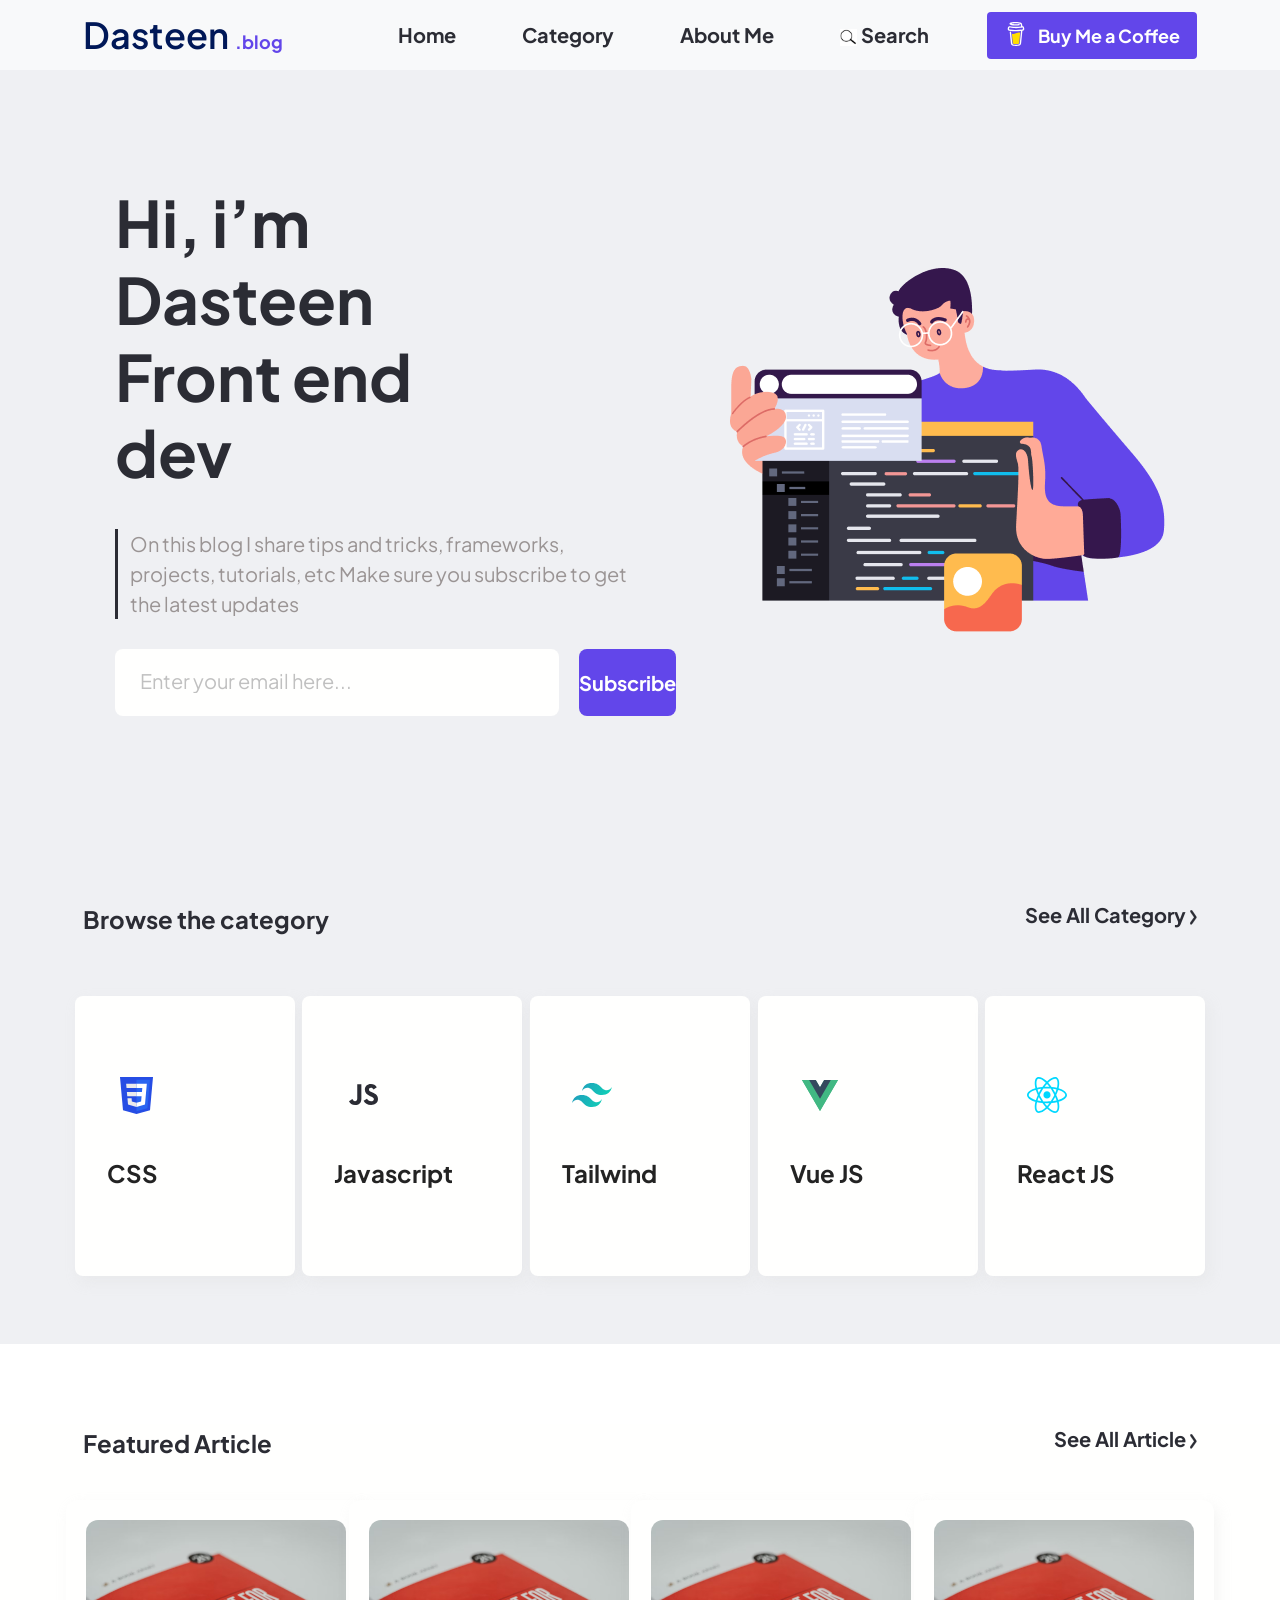
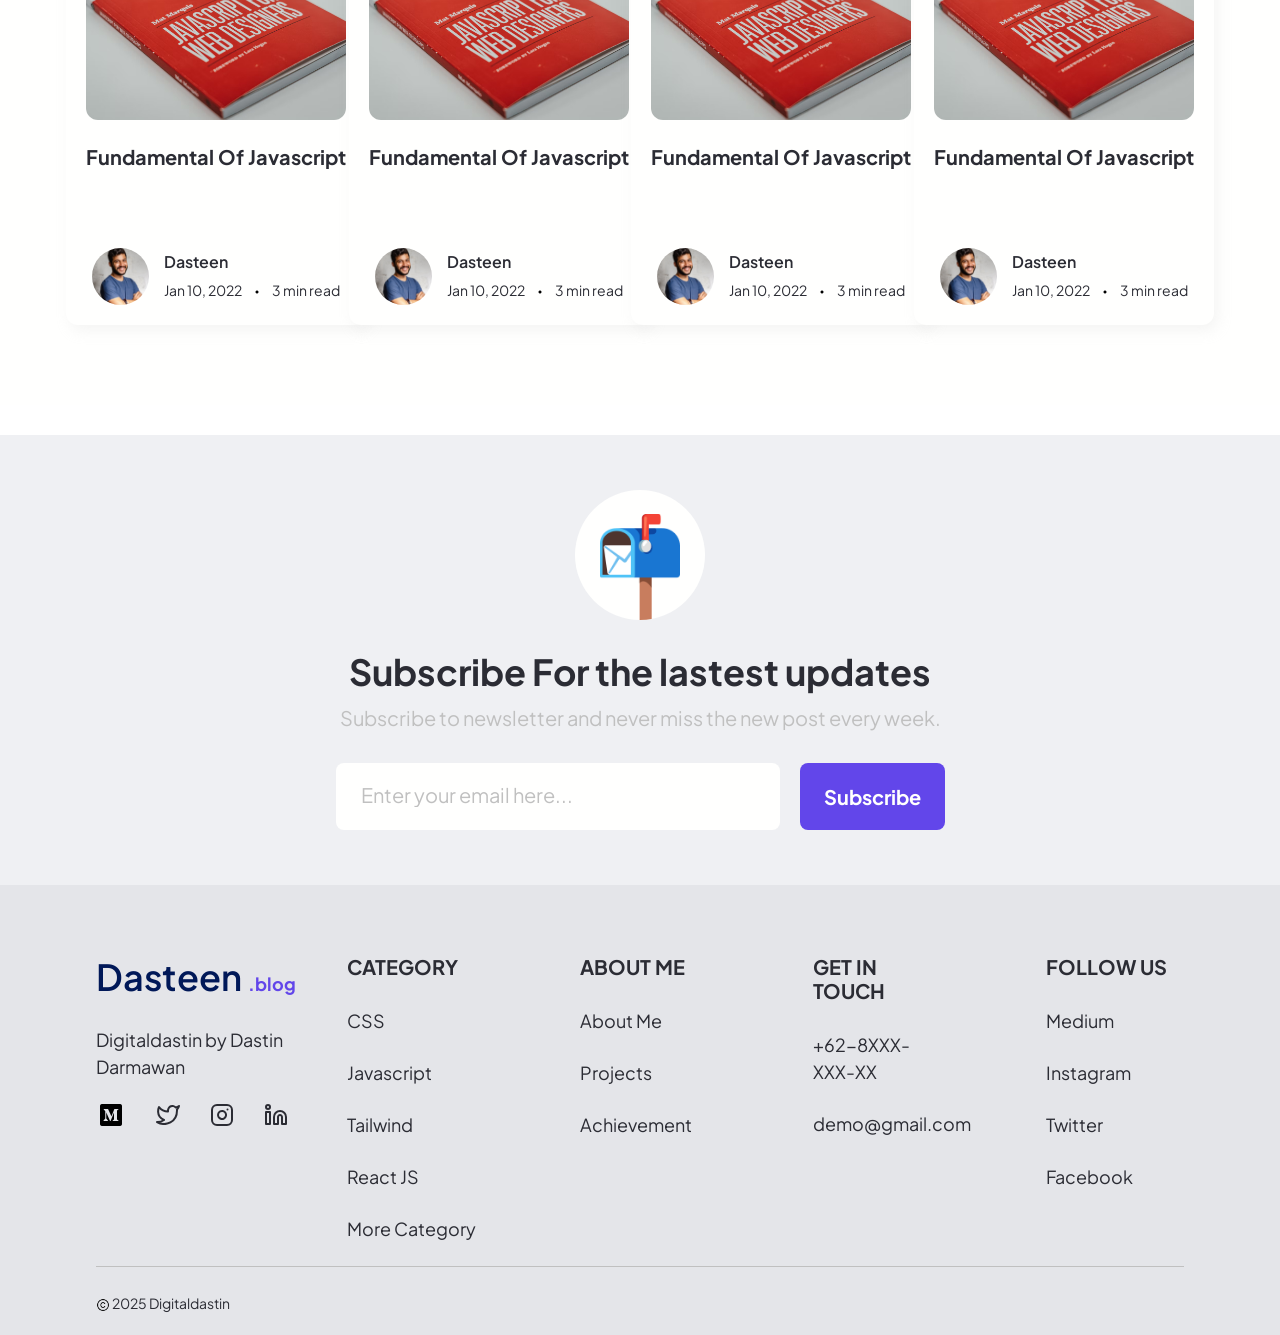
<file: index.html>
<!doctype html>
<html lang="en">
<head>
    <meta charset="UTF-8">
    <meta name="viewport"
          content="width=device-width, user-scalable=no, initial-scale=1.0, maximum-scale=1.0, minimum-scale=1.0">
    <meta http-equiv="X-UA-Compatible" content="ie=edge">
    <title>Dasteen Blog</title>
    <link rel="stylesheet" href="styles/reset.css">
    <link rel="stylesheet" href="styles/style_main.css">
    <link rel="stylesheet" href="styles/style_769-1279.css">
    <link rel="stylesheet" href="styles/style_481-768.css">
    <link rel="stylesheet" href="styles/style_0-480.css">
    <link rel="apple-touch-icon" sizes="180x180" href="favicon/apple-touch-icon.png">
    <link rel="icon" type="image/png" sizes="32x32" href="favicon/favicon-32x32.png">
    <link rel="icon" type="image/png" sizes="16x16" href="favicon/favicon-16x16.png">
    <link rel="manifest" href="favicon/site.webmanifest">
    <link rel="preconnect" href="https://fonts.googleapis.com">
    <link rel="preconnect" href="https://fonts.gstatic.com" crossorigin>
    <link href="https://fonts.googleapis.com/css2?family=Plus+Jakarta+Sans:ital,wght@0,200..800;1,200..800&display=swap" rel="stylesheet">
    <link href="https://cdn.jsdelivr.net/npm/bootstrap@5.0.2/dist/css/bootstrap.min.css" rel="stylesheet"
          integrity="sha384-EVSTQN3/azprG1Anm3QDgpJLIm9Nao0Yz1ztcQTwFspd3yD65VohhpuuCOmLASjC" crossorigin="anonymous">
</head>
<body>
<header>
    <nav class="navbar navbar-expand-lg navbar-light bg-light">
        <div class="container-fluid" id="navbarContainer">
            <a class="dasteen" href="#">Dasteen <span>.blog</span></a>
            <button class="navbar-toggler" type="button" data-bs-toggle="collapse" data-bs-target="#navbarSupportedContent" aria-controls="navbarSupportedContent"
                    aria-expanded="false" aria-label="Toggle navigation">
                <span class="navbar-toggler-icon"></span>
            </button>
            <div class="collapse navbar-collapse" id="navbarSupportedContent">
                <input type="checkbox" id="search-toggle">
                <ul class="navbar-nav me-auto mb-2 mb-lg-0">
                    <li class="nav-item">
                        <a class="nav-link active" aria-current="page" href="#">Home</a>
                    </li>
                    <li class="nav-item dropdown">
                        <a class="nav-link dropdown-toggle" href="#" id="navbarDropdown" role="button" data-bs-toggle="dropdown" aria-expanded="false">
                            Category
                        </a>
                        <ul class="dropdown-menu" aria-labelledby="navbarDropdown">
                            <li><a class="dropdown-item" href="#">Action</a></li>
                            <li><a class="dropdown-item" href="#">Another action</a></li>
                            <li>
                                <hr class="dropdown-divider">
                            </li>
                            <li><a class="dropdown-item" href="#">Something else here</a></li>
                        </ul>
                    </li>
                    <li class="nav-item">
                        <a class="nav-link disabled" href="#" tabindex="-1" aria-disabled="true">About Me</a>
                    </li>
                    <li class="nav-item">
                        <label for="search-toggle" class="nav-link search-btn">
                            <img src="images/icons8-search.gif" alt="search"> Search
                        </label>
                    </li>
                </ul>
                <div class="search-panel">
                    <label><input type="text" placeholder="Search..."></label>
                </div>
                <!--<form class="d-flex">
                    <input class="form-control me-2" type="search" placeholder="Search" aria-label="Search">
                </form>-->
                <form class="d-flex">
                    <button class="btn-outline-success" id="myButton" type="submit">
                        <svg xmlns="http://www.w3.org/2000/svg" width="24" height="24" viewBox="0 0 24 24" fill="none">
                            <path d="M20.2161 6.41496L20.0841 5.74896C19.9651 5.15096 19.6961 4.58596 19.0831 4.36996C18.8861 4.30096 18.6631 4.27196 18.5131 4.12896C18.3611 3.98596 18.3171 3.76296 18.2821 3.55696C18.2171 3.17896 18.1571 2.80096 18.0901 2.42396C18.0331 2.09896 17.9881 1.73396 17.8401 1.43696C17.6451 1.03696 17.2431 0.802961 16.8441 0.648961C16.6393 0.57239 16.4303 0.507617 16.2181 0.454961C15.2181 0.191961 14.1681 0.0949609 13.1411 0.0389609C11.9078 -0.0288453 10.6713 -0.00812547 9.44105 0.100961C8.52605 0.183961 7.56105 0.284961 6.69105 0.600961C6.37305 0.716961 6.04505 0.856961 5.80305 1.10196C5.50605 1.40396 5.41005 1.87196 5.62605 2.24796C5.78005 2.51496 6.04105 2.70396 6.31805 2.82796C6.67805 2.98996 7.05505 3.11196 7.44105 3.19396C8.51605 3.43196 9.63005 3.52496 10.7281 3.56396C11.9461 3.61396 13.1651 3.57396 14.3781 3.44596C14.6771 3.41296 14.9761 3.37296 15.2741 3.32696C15.6261 3.27296 15.8521 2.81396 15.7481 2.49296C15.6241 2.10996 15.2911 1.96196 14.9141 2.01996C14.4481 2.09396 13.9541 2.12796 13.5321 2.16596C12.3551 2.24596 11.1741 2.24796 9.99605 2.17196C9.60952 2.14638 9.22372 2.1107 8.83905 2.06496C8.75305 2.05496 8.65905 2.03996 8.58105 2.02896C8.33805 1.99296 8.09705 1.94896 7.85705 1.89896C7.74605 1.87196 7.74605 1.71396 7.85705 1.68696H7.86205C8.13905 1.62696 8.41905 1.57896 8.70005 1.53996H8.70205C8.83305 1.53096 8.96505 1.50796 9.09605 1.49196C10.234 1.37386 11.3787 1.33376 12.5221 1.37196C13.1961 1.39096 13.8691 1.43896 14.5391 1.51596L14.7671 1.54696C15.0341 1.58696 15.3001 1.63496 15.5651 1.69196C15.9571 1.77696 16.4601 1.80496 16.6351 2.23396C16.6901 2.37096 16.7151 2.52196 16.7461 2.66496L17.0651 4.14896C17.0718 4.18078 17.072 4.21365 17.0655 4.24553C17.059 4.27741 17.046 4.30761 17.0273 4.33425C17.0087 4.36089 16.9847 4.3834 16.957 4.40038C16.9292 4.41737 16.8983 4.42846 16.8661 4.43296H16.8631C16.8261 4.43896 16.7881 4.44296 16.7511 4.44796C15.1781 4.64865 13.5938 4.74719 12.0081 4.74296C10.4369 4.74134 8.86736 4.6398 7.30905 4.43896C7.16905 4.42196 7.01605 4.39696 6.89205 4.37896C6.56605 4.33096 6.24305 4.27096 5.91905 4.21796C5.52605 4.15296 5.15105 4.18596 4.79605 4.37896C4.50605 4.53896 4.26905 4.78296 4.12105 5.07996C3.96705 5.39596 3.92205 5.73996 3.85405 6.07996C3.78505 6.41996 3.67805 6.78696 3.71905 7.13596C3.80605 7.88896 4.33205 8.50096 5.08905 8.63796C8.83252 9.30602 12.6526 9.43265 16.4321 9.01396C16.5039 9.00579 16.5766 9.01384 16.6449 9.03751C16.7131 9.06118 16.7752 9.09987 16.8266 9.15073C16.8779 9.20159 16.9172 9.26333 16.9415 9.33138C16.9658 9.39944 16.9745 9.47208 16.9671 9.54396L16.8961 10.241L15.8781 20.148C15.8371 20.558 15.8311 20.98 15.7531 21.385C15.6311 22.022 15.2001 22.413 14.5711 22.556C13.9941 22.687 13.4061 22.756 12.8151 22.761C12.1591 22.765 11.5051 22.736 10.8491 22.739C10.1501 22.743 9.29305 22.679 8.75405 22.159C8.27905 21.701 8.21405 20.985 8.14905 20.366L7.41805 13.353L7.09605 10.259C7.05905 9.90796 6.81005 9.56396 6.41805 9.58096C6.08205 9.59596 5.70005 9.88096 5.74005 10.26L5.96805 12.445L6.91705 21.557C7.06405 22.901 8.09105 23.625 9.36305 23.829C10.1051 23.949 10.8661 23.973 11.6201 23.985C12.5861 24.001 13.5621 24.038 14.5121 23.863C15.9201 23.605 16.9771 22.665 17.1281 21.206C17.4681 17.874 17.8111 14.543 18.1521 11.211L18.3671 9.12396C18.3776 9.02047 18.4213 8.92315 18.4915 8.84641C18.5618 8.76968 18.6549 8.71762 18.7571 8.69796C19.1591 8.61996 19.5441 8.48596 19.8311 8.17996C20.2861 7.69196 20.3771 7.05696 20.2161 6.41496ZM18.7381 7.18696C18.5931 7.32396 18.3751 7.38796 18.1601 7.41996C15.7441 7.77896 13.2941 7.95996 10.8521 7.87996C9.10405 7.81996 7.37505 7.62596 5.64505 7.38196C5.47505 7.35796 5.29205 7.32696 5.17505 7.20196C4.95505 6.96596 5.06405 6.49196 5.12105 6.20696C5.17305 5.94696 5.27305 5.59796 5.58405 5.56096C6.06805 5.50396 6.63005 5.70896 7.11005 5.78096C7.68705 5.86896 8.26605 5.93996 8.84705 5.99296C11.3271 6.21896 13.8491 6.18296 16.3191 5.85296C16.7691 5.79296 17.2181 5.72296 17.6641 5.64296C18.0631 5.57096 18.5041 5.43696 18.7441 5.84896C18.9101 6.12996 18.9321 6.50596 18.9061 6.82296C18.8982 6.9614 18.8377 7.0916 18.7371 7.18696H18.7381Z"
                                  fill="#FFFFFE"/>
                            <path d="M9.47012 11.8751C10.7391 11.8751 11.7171 11.4571 12.5791 11.0871C13.3481 10.7581 14.0131 10.4741 14.8391 10.4741C15.2901 10.4783 15.737 10.5588 16.1611 10.7121L15.2211 20.6621C15.1561 21.4421 14.5051 22.0421 13.7221 22.0421C13.7221 22.0421 12.3831 22.1071 11.9361 22.1071C11.5211 22.1071 10.2781 22.0421 10.2781 22.0421C9.49512 22.0421 8.84312 21.4421 8.77812 20.6621L7.90112 11.6581C8.41195 11.8008 8.93973 11.8738 9.47012 11.8751Z"
                                  fill="#FFDD00"/>
                        </svg>
                        Buy Me a Coffee
                    </button>
                </form>
            </div>
        </div>
    </nav>
</header>
<main>
    <div class="wrapper_dusteen">
        <div class="main_info">
            <h1>Hi, i’m Dasteen Front end dev</h1>
            <p>On this blog I share tips and tricks, frameworks, projects, tutorials, etc
                Make sure you subscribe to get the latest updates</p>
            <form class="email_subscribe">
                <label for="email"><input type="email" name="email" id="email" placeholder="Enter your email here..."></label>
                <input type="submit" value="Subscribe">
            </form>
        </div>
        <img src="images/Group.png" alt="devops">
    </div>
    <div class="categories">
        <div class="browse_category">
            <h3>Browse the category</h3>
            <p>See All Category
                <svg xmlns="http://www.w3.org/2000/svg" width="7" height="15" viewBox="0 0 7 15" fill="none">
                    <path d="M1.42694 0.156494C1.56761 0.173496 1.70287 0.223983 1.82343 0.303955C1.94256 0.383035 2.04476 0.489022 2.12518 0.613525L6.22968 6.59888L6.28046 6.67798C6.39149 6.86777 6.45036 7.09115 6.45038 7.3186C6.45038 7.57849 6.3734 7.83303 6.22968 8.03833L6.2287 8.03931L1.97968 14.0256C1.88143 14.1648 1.75447 14.2775 1.60858 14.3518C1.46578 14.4244 1.30917 14.4567 1.15155 14.4475C0.910764 14.448 0.681764 14.3498 0.503113 14.176C0.402713 14.0783 0.320345 13.9597 0.260925 13.8274C0.201563 13.6952 0.166046 13.5508 0.15448 13.4036C0.142959 13.2563 0.156013 13.1078 0.193542 12.9661C0.231052 12.8244 0.291913 12.6915 0.374207 12.5754L0.375183 12.5745L4.12128 7.31177L0.508972 2.04028V2.03931C0.428175 1.92213 0.368065 1.78878 0.332214 1.64673C0.296233 1.50412 0.284677 1.35467 0.298035 1.20728C0.311406 1.06001 0.350176 0.91684 0.411316 0.7854C0.472519 0.653884 0.555496 0.535837 0.65741 0.439697C0.758778 0.336303 0.878471 0.256702 1.00995 0.207275C1.1437 0.15705 1.28613 0.139511 1.42694 0.156494Z"
                          fill="#2B2C34" stroke="#2B2C34" stroke-width="0.3"/>
                </svg>
            </p>
        </div>
        <div class="AllCategory">
            <div class="catg">
                <div class="catg_white_block">
                    <svg xmlns="http://www.w3.org/2000/svg" width="33" height="37" viewBox="0 0 33 37" fill="none">
                        <path d="M16.4798 37L3.00326 33.3013L0 0H33L29.9936 33.2962L16.4798 37Z" fill="#264DE4"/>
                        <path d="M27.4198 31.1759L29.9889 2.72278H16.5V34.1688L27.4198 31.1759Z" fill="#2965F1"/>
                        <path d="M6.88492 15.0739L7.25514 19.1581H16.5001V15.0739H6.88492ZM6.14087 6.80725L6.51639 10.8915H16.5001V6.80725H6.14087ZM16.5001 25.6812L16.482 25.6859L11.881 24.4577L11.5869 21.2003H7.43973L8.01847 27.6133L16.4811 29.9357L16.5001 29.9306V25.6812Z"
                              fill="#EBEBEB"/>
                        <path d="M26.0887 15.0739L26.8345 6.80725H16.4857V10.8915H22.307L21.9311 15.0739H16.4857V19.1581H21.5729L21.0933 24.4552L16.4856 25.6846V29.9338L24.9549 27.6133L25.017 26.9232L25.988 16.1706L26.0887 15.0739Z"
                              fill="white"/>
                    </svg>
                </div>
                <p>CSS</p>
            </div>
            <div class="catg">
                <div class="catg_white_block">
                    <svg xmlns="http://www.w3.org/2000/svg" width="60" height="60" viewBox="0 0 60 60" fill="none">
                        <rect width="60" height="60" rx="7.45763" fill="#FFFFFE"/>
                        <path d="M15.0002 36.1433L18.3667 34.0646C19.0162 35.2395 19.607 36.2336 21.0243 36.2336C22.3827 36.2336 23.2394 35.6915 23.2394 33.5827V19.2413H27.3735V33.6423C27.3735 38.0109 24.8635 39.9995 21.2014 39.9995C17.8942 39.9995 15.9745 38.252 15 36.143L15.0002 36.1433ZM29.619 35.6913L32.9851 33.7029C33.8714 35.1794 35.0231 36.264 37.0605 36.264C38.7736 36.264 39.8659 35.3901 39.8659 34.1849C39.8659 32.7388 38.7437 32.2265 36.8538 31.3832L35.8204 30.9308C32.8377 29.6357 30.8592 28.0087 30.8592 24.574C30.8592 21.4104 33.2216 19 36.913 19C39.5413 19 41.4312 19.9341 42.7895 22.3745L39.5705 24.4837C38.8616 23.1882 38.0941 22.6761 36.9129 22.6761C35.702 22.6761 34.9342 23.4594 34.9342 24.4837C34.9342 25.749 35.702 26.2615 37.4738 27.0449L38.5073 27.4967C42.0215 29.0335 44 30.6 44 34.1248C44 37.9213 41.0765 40 37.149 40C33.3101 40 30.8295 38.1321 29.6188 35.6915"
                              fill="#2B2C34"/>
                    </svg>
                </div>
                <p>Javascript</p>
            </div>
            <div class="catg">
                <div class="catg_white_block">
                    <svg xmlns="http://www.w3.org/2000/svg" width="40" height="24" viewBox="0 0 40 24" fill="none">
                        <g clip-path="url(#clip0_20568_294)">
                            <path d="M20 0C14.6667 0 11.3333 2.65979 10 7.97922C12 5.31943 14.3333 4.32203 17 4.98701C18.5214 5.36634 19.6089 6.46738 20.8127 7.68592C22.7736 9.67122 25.043 11.9688 30 11.9688C35.3333 11.9688 38.6667 9.30904 40 3.98961C38 6.6494 35.6667 7.6468 33 6.98182C31.4786 6.60249 30.3911 5.50145 29.1873 4.28291C27.2264 2.29761 24.957 0 20 0ZM10 11.9688C4.66672 11.9688 1.33328 14.6286 0 19.9481C2 17.2883 4.33328 16.2909 7 16.9558C8.52141 17.3352 9.60891 18.4362 10.8127 19.6548C12.7736 21.6401 15.043 23.9377 20 23.9377C25.3333 23.9377 28.6667 21.2779 30 15.9584C28 18.6182 25.6667 19.6156 23 18.9506C21.4786 18.5713 20.3911 17.4703 19.1873 16.2517C17.2264 14.2664 14.957 11.9688 10 11.9688Z"
                                  fill="url(#paint0_linear_20568_294)"/>
                        </g>
                        <defs>
                            <linearGradient id="paint0_linear_20568_294" x1="-1.1112" y1="7.66005" x2="33.3904" y2="27.6049" gradientUnits="userSpaceOnUse">
                                <stop stop-color="#2298BD" offset=""/>
                                <stop offset="1" stop-color="#0ED7B5"/>
                            </linearGradient>
                            <clipPath id="clip0_20568_294">
                                <rect width="40" height="24" fill="white"/>
                            </clipPath>
                        </defs>
                    </svg>
                </div>
                <p>Tailwind</p>
            </div>
            <div class="catg">
                <div class="catg_white_block">
                    <svg xmlns="http://www.w3.org/2000/svg" width="36" height="31" viewBox="0 0 36 31" fill="none">
                        <path d="M28.8 0H36L18 30.9719L0 0H13.77L18 7.1819L22.14 0H28.8Z" fill="#41B883"/>
                        <path d="M0 0L18 30.9719L36 0H28.8L18 18.5832L7.11 0H0Z" fill="#41B883"/>
                        <path d="M7.11011 0L18.0001 18.6729L28.8001 0H22.1401L18.0001 7.1819L13.7701 0H7.11011Z" fill="#35495E"/>
                    </svg>
                </div>
                <p>Vue JS</p>
            </div>
            <div class="catg">
                <div class="catg_white_block">
                    <svg xmlns="http://www.w3.org/2000/svg" width="40" height="36" viewBox="0 0 40 36" fill="none">
                        <g clip-path="url(#clip0_20568_360)">
                            <path d="M32.888 11.6565C32.4623 11.5089 32.033 11.3722 31.6005 11.2465C31.6731 10.9465 31.74 10.6501 31.7994 10.3589C32.7741 5.57773 32.1369 1.72588 29.9605 0.457674C27.8737 -0.758116 24.4611 0.509621 21.0145 3.54073C20.6749 3.83999 20.3427 4.14788 20.0184 4.4641C19.8013 4.25382 19.5804 4.04763 19.3558 3.84562C15.7436 0.604674 12.123 -0.761274 9.94891 0.510568C7.86406 1.73015 7.24672 5.35115 8.12422 9.88241C8.21152 10.3312 8.31009 10.7776 8.41984 11.2214C7.90734 11.3685 7.41281 11.5251 6.93953 11.6919C2.70453 13.184 0 15.5223 0 17.9477C0 20.4527 2.90344 22.9653 7.31437 24.4888C7.67198 24.6118 8.03256 24.7258 8.39578 24.8306C8.27782 25.3085 8.17309 25.7897 8.08172 26.2735C7.24516 30.7261 7.89844 34.2615 9.97766 35.4734C12.1252 36.7248 15.7295 35.4386 19.2391 32.3384C19.5236 32.0863 19.802 31.8271 20.0737 31.561C20.4249 31.9035 20.7855 32.2359 21.155 32.558C24.5547 35.5141 27.9122 36.7078 29.9894 35.4926C32.1348 34.2375 32.8322 30.4395 31.9269 25.8187C31.8556 25.4567 31.7756 25.0965 31.687 24.7384C31.9402 24.6626 32.1886 24.5846 32.4308 24.5035C37.0164 22.9683 40 20.4862 40 17.9477C40 15.5134 37.2081 13.1594 32.888 11.6565ZM31.8934 22.8645C31.6747 22.9376 31.4503 23.0082 31.2216 23.0769C30.7153 21.4574 30.0322 19.7354 29.1961 17.956C29.9939 16.2192 30.6508 14.5191 31.1428 12.9102C31.552 13.0299 31.9491 13.156 32.3319 13.2891C36.0334 14.5769 38.2912 16.4807 38.2912 17.9477C38.2912 19.5102 35.8528 21.5387 31.8934 22.8645ZM30.2506 26.1541C30.6509 28.1973 30.708 30.0446 30.4428 31.4889C30.2047 32.7866 29.7256 33.6517 29.1331 33.9983C27.8727 34.7357 25.1769 33.7773 22.2695 31.249C21.9258 30.9496 21.5904 30.6405 21.2638 30.3222C22.3909 29.0766 23.5173 27.6285 24.6167 26.0202C26.5505 25.8468 28.3773 25.5633 30.0341 25.1763C30.1139 25.5004 30.1861 25.8265 30.2506 26.1541ZM13.6369 33.8709C12.4053 34.3103 11.4244 34.3229 10.8314 33.9775C9.56969 33.2422 9.04516 30.4034 9.76062 26.5956C9.84567 26.1456 9.94306 25.6981 10.0527 25.2536C11.6911 25.6199 13.5047 25.8833 15.443 26.0422C16.5498 27.6159 17.7087 29.0624 18.8767 30.329C18.6285 30.5717 18.3744 30.8082 18.1147 31.0383C16.5627 32.4091 15.0075 33.3817 13.6369 33.8709ZM7.86719 22.8549C5.91672 22.1812 4.30594 21.3056 3.20188 20.3502C2.20969 19.4917 1.70891 18.6393 1.70891 17.9477C1.70891 16.4758 3.88031 14.5984 7.50203 13.3225C7.94156 13.1677 8.40156 13.0217 8.87891 12.8846C9.37953 14.5299 10.0361 16.2501 10.8284 17.9897C10.0258 19.7549 9.35984 21.5027 8.85437 23.1674C8.52283 23.0714 8.19367 22.9672 7.86719 22.8549ZM9.80125 9.55067C9.04953 5.66852 9.54875 2.74004 10.8052 2.00504C12.1433 1.2222 15.1023 2.33836 18.2212 5.13688C18.4246 5.31979 18.6247 5.5064 18.8214 5.69662C17.6592 6.95773 16.5109 8.39346 15.4139 9.95789C13.5327 10.1341 11.7319 10.417 10.0763 10.7961C9.97425 10.3834 9.88255 9.96821 9.80125 9.55083V9.55067ZM27.0555 13.8561C26.6644 13.1736 26.2589 12.4996 25.8391 11.8346C27.1153 11.9977 28.3381 12.2142 29.4864 12.4788C29.1417 13.5955 28.712 14.7628 28.2063 15.9596C27.8366 15.2508 27.4529 14.5495 27.0555 13.8561ZM20.0192 6.93073C20.8073 7.79362 21.5967 8.75694 22.3731 9.8022C20.7981 9.72703 19.2205 9.72672 17.6455 9.80125C18.4227 8.76562 19.2188 7.80357 20.0192 6.93073ZM12.9378 13.868C12.5454 14.5558 12.1689 15.2527 11.8086 15.9582C11.3111 14.7656 10.8853 13.5929 10.5377 12.4605C11.6789 12.2025 12.8959 11.9916 14.1641 11.8315C13.7396 12.5005 13.3307 13.1794 12.9378 13.8678V13.868ZM14.2005 24.1867C12.8903 24.0389 11.655 23.8389 10.5141 23.5878C10.8672 22.4352 11.3023 21.2376 11.8106 20.0194C12.1723 20.7255 12.5504 21.4228 12.9445 22.1109C13.3498 22.8183 13.7695 23.5111 14.2005 24.1867ZM20.0664 29.0862C19.2564 28.2033 18.4486 27.2264 17.6597 26.1757C18.4256 26.206 19.2064 26.2215 20 26.2215C20.8153 26.2215 21.6213 26.203 22.4145 26.1674C21.6356 27.2369 20.8492 28.2153 20.0664 29.0862ZM28.2223 19.9572C28.757 21.1888 29.2077 22.3801 29.5655 23.513C28.4058 23.7805 27.1536 23.9958 25.8342 24.1558C26.257 23.4785 26.6664 22.7928 27.0622 22.099C27.4646 21.3939 27.8514 20.6798 28.2223 19.9572ZM25.582 21.2363C24.9761 22.2999 24.3361 23.3434 23.6631 24.365C22.444 24.4522 21.2222 24.4956 20 24.4949C18.7552 24.4949 17.5444 24.4558 16.3784 24.3794C15.6878 23.3601 15.0357 22.3148 14.4233 21.2458H14.4234C13.8139 20.1824 13.2446 19.096 12.7167 17.9889C13.2433 16.8816 13.8109 15.7946 14.4183 14.7304L14.4181 14.7306C15.0253 13.6661 15.6723 12.6253 16.3577 11.6104C17.5472 11.5195 18.767 11.4721 19.9998 11.4721H20C21.2384 11.4721 22.4598 11.5199 23.6491 11.6115C24.3275 12.6249 24.9704 13.6621 25.5764 14.7213C26.1858 15.7831 26.7609 16.8648 27.3008 17.9644C26.7665 19.0753 26.1932 20.1666 25.582 21.2363ZM29.107 1.95357C30.4464 2.7342 30.9673 5.88215 30.1258 10.0103C30.072 10.2737 30.0117 10.5419 29.9461 10.814C28.2864 10.4268 26.4844 10.139 24.5977 9.9601C23.4986 8.37846 22.3597 6.94052 21.2164 5.69567C21.516 5.40381 21.8228 5.11951 22.1364 4.84304C25.0895 2.24615 27.8495 1.22078 29.107 1.95357ZM20 14.3382C21.9727 14.3382 23.5719 15.9543 23.5719 17.9477C23.5719 19.9411 21.9727 21.5572 20 21.5572C18.0273 21.5572 16.4281 19.9411 16.4281 17.9477C16.4281 15.9543 18.0273 14.3382 20 14.3382Z"
                                  fill="#00D8FF"/>
                        </g>
                        <defs>
                            <clipPath id="clip0_20568_360">
                                <rect width="40" height="36" fill="white"/>
                            </clipPath>
                        </defs>
                    </svg>
                </div>
                <p>React JS</p>
            </div>
        </div>
    </div>
    <div class="cards_grid">
        <div class="articles_wrapper">
            <div class="browse_category articles">
                <h3>Featured Article</h3>
                <p>See All Article
                    <svg xmlns="http://www.w3.org/2000/svg" width="7" height="15" viewBox="0 0 7 15" fill="none">
                        <path d="M1.42694 0.156494C1.56761 0.173496 1.70287 0.223983 1.82343 0.303955C1.94256 0.383035 2.04476 0.489022 2.12518 0.613525L6.22968 6.59888L6.28046 6.67798C6.39149 6.86777 6.45036 7.09115 6.45038 7.3186C6.45038 7.57849 6.3734 7.83303 6.22968 8.03833L6.2287 8.03931L1.97968 14.0256C1.88143 14.1648 1.75447 14.2775 1.60858 14.3518C1.46578 14.4244 1.30917 14.4567 1.15155 14.4475C0.910764 14.448 0.681764 14.3498 0.503113 14.176C0.402713 14.0783 0.320345 13.9597 0.260925 13.8274C0.201563 13.6952 0.166046 13.5508 0.15448 13.4036C0.142959 13.2563 0.156013 13.1078 0.193542 12.9661C0.231052 12.8244 0.291913 12.6915 0.374207 12.5754L0.375183 12.5745L4.12128 7.31177L0.508972 2.04028V2.03931C0.428175 1.92213 0.368065 1.78878 0.332214 1.64673C0.296233 1.50412 0.284677 1.35467 0.298035 1.20728C0.311406 1.06001 0.350176 0.91684 0.411316 0.7854C0.472519 0.653884 0.555496 0.535837 0.65741 0.439697C0.758778 0.336303 0.878471 0.256702 1.00995 0.207275C1.1437 0.15705 1.28613 0.139511 1.42694 0.156494Z"
                              fill="#2B2C34" stroke="#2B2C34" stroke-width="0.3"/>
                    </svg>
                </p>
            </div>
            <div class="four_articles">
                <div class="article">
                    <div class="image_block"><img src="images/2806038cec77865e0768f03518392f3c7849900c.png" alt="article">
                        <h3>Fundamental of javascript</h3></div>
                    <div class="profil_block">
                        <img src="images/Ellipse%2080.svg" alt="profil">
                        <aside>
                            <h4>Dasteen</h4>
                            <p>Jan 10, 2022  <img src="images/icons8-dot-24.png" alt="dot">   3 min read</p>
                        </aside>
                    </div>
                </div>
                <div class="article">
                    <div class="image_block"><img src="images/2806038cec77865e0768f03518392f3c7849900c.png" alt="article">
                        <h3>Fundamental of javascript</h3></div>
                    <div class="profil_block">
                        <img src="images/Ellipse%2080.svg" alt="profil">
                        <aside>
                            <h4>Dasteen</h4>
                            <p>Jan 10, 2022  <img src="images/icons8-dot-24.png" alt="dot">   3 min read</p>
                        </aside>
                    </div>
                </div>
                <div class="article">
                    <div class="image_block"><img src="images/2806038cec77865e0768f03518392f3c7849900c.png" alt="article">
                        <h3>Fundamental of javascript</h3></div>
                    <div class="profil_block">
                        <img src="images/Ellipse%2080.svg" alt="profil">
                        <aside>
                            <h4>Dasteen</h4>
                            <p>Jan 10, 2022  <img src="images/icons8-dot-24.png" alt="dot">   3 min read</p>
                        </aside>
                    </div>
                </div>
                <div class="article">
                    <div class="image_block"><img src="images/2806038cec77865e0768f03518392f3c7849900c.png" alt="article">
                        <h3>Fundamental of javascript</h3></div>
                    <div class="profil_block">
                        <img src="images/Ellipse%2080.svg" alt="profil">
                        <aside>
                            <h4>Dasteen</h4>
                            <p>Jan 10, 2022  <img src="images/icons8-dot-24.png" alt="dot">   3 min read</p>
                        </aside>
                    </div>
                </div>
            </div>
        </div>
    </div>
    <div class="wrapper_subscribe">
        <div class="subscribe_form">
            <div class="circle_post">
                <img src="images/e8033d94bd95aa9f6cf5c4a56d02113091d8b0c9.png" alt="post">
            </div>
            <h3>Subscribe For the lastest updates</h3>
            <p>Subscribe to newsletter and never miss the new post every week.</p>
            <form class="email_subscribe">
                <label for="email">
                    <input type="email" name="email" placeholder="Enter your email here...">
                </label>
                <input type="submit" value="Subscribe">
            </form>
        </div>
    </div>
</main>
<footer>
    <div class="footer_container">
        <aside class="footer_left">
            <h2 class="dasteen">Dasteen <span>.blog</span></h2>
            <p>Digitaldastin by Dastin Darmawan</p>
            <div class="social_websites">
                <img src="images/cffe0594ae0fd5e98ccd648460c958e386038c60.png" alt="m">
                <svg xmlns="http://www.w3.org/2000/svg" width="24" height="20" viewBox="0 0 24 20" fill="none">
                    <path d="M23 1.01006C22.0424 1.68553 20.9821 2.20217 19.86 2.54006C19.2577 1.84757 18.4573 1.35675 17.567 1.13398C16.6767 0.911216 15.7395 0.967251 14.8821 1.29451C14.0247 1.62177 13.2884 2.20446 12.773 2.96377C12.2575 3.72309 11.9877 4.62239 12 5.54006V6.54006C10.2426 6.58562 8.50127 6.19587 6.93101 5.4055C5.36074 4.61513 4.01032 3.44869 3 2.01006C3 2.01006 -1 11.0101 8 15.0101C5.94053 16.408 3.48716 17.109 1 17.0101C10 22.0101 21 17.0101 21 5.51006C20.9991 5.23151 20.9723 4.95365 20.92 4.68006C21.9406 3.67355 22.6608 2.40277 23 1.01006V1.01006Z"
                          stroke="#2B2C34" stroke-width="2" stroke-linecap="round" stroke-linejoin="round"/>
                </svg>
                <svg xmlns="http://www.w3.org/2000/svg" width="24" height="24" viewBox="0 0 24 24" fill="none">
                    <path d="M17 2H7C4.23858 2 2 4.23858 2 7V17C2 19.7614 4.23858 22 7 22H17C19.7614 22 22 19.7614 22 17V7C22 4.23858 19.7614 2 17 2Z" stroke="#2B2C34"
                          stroke-width="2" stroke-linecap="round" stroke-linejoin="round"/>
                    <path d="M16 11.3701C16.1234 12.2023 15.9812 13.0523 15.5937 13.7991C15.2062 14.5459 14.5931 15.1515 13.8416 15.5297C13.0901 15.908 12.2384 16.0397 11.4077 15.906C10.5771 15.7723 9.80971 15.3801 9.21479 14.7852C8.61987 14.1903 8.22768 13.4229 8.09402 12.5923C7.96035 11.7616 8.09202 10.91 8.47028 10.1584C8.84854 9.40691 9.45414 8.7938 10.2009 8.4063C10.9477 8.0188 11.7977 7.87665 12.63 8.00006C13.4789 8.12594 14.2648 8.52152 14.8716 9.12836C15.4785 9.73521 15.8741 10.5211 16 11.3701Z"
                          stroke="#2B2C34" stroke-width="2" stroke-linecap="round" stroke-linejoin="round"/>
                    <path d="M17.5 6.5H17.51" stroke="#2B2C34" stroke-width="2" stroke-linecap="round" stroke-linejoin="round"/>
                </svg>
                <svg xmlns="http://www.w3.org/2000/svg" width="24" height="24" viewBox="0 0 24 24" fill="none">
                    <path d="M16 8C17.5913 8 19.1174 8.63214 20.2426 9.75736C21.3679 10.8826 22 12.4087 22 14V21H18V14C18 13.4696 17.7893 12.9609 17.4142 12.5858C17.0391 12.2107 16.5304 12 16 12C15.4696 12 14.9609 12.2107 14.5858 12.5858C14.2107 12.9609 14 13.4696 14 14V21H10V14C10 12.4087 10.6321 10.8826 11.7574 9.75736C12.8826 8.63214 14.4087 8 16 8V8Z"
                          stroke="#2B2C34" stroke-width="2" stroke-linecap="round" stroke-linejoin="round"/>
                    <path d="M6 9H2V21H6V9Z" stroke="#2B2C34" stroke-width="2" stroke-linecap="round" stroke-linejoin="round"/>
                    <path d="M4 6C5.10457 6 6 5.10457 6 4C6 2.89543 5.10457 2 4 2C2.89543 2 2 2.89543 2 4C2 5.10457 2.89543 6 4 6Z" stroke="#2B2C34" stroke-width="2"
                          stroke-linecap="round" stroke-linejoin="round"/>
                </svg>
            </div>
        </aside>
        <aside class="footer_right">
            <section>
                <h4>Category</h4>
                <p>CSS</p>
                <p>Javascript</p>
                <p>Tailwind</p>
                <p>React JS</p>
                <p>More Category</p>
            </section>
            <section>
                <h4>About Me</h4>
                <p>About Me</p>
                <p>Projects</p>
                <p>Achievement</p>
            </section>
            <section>
                <h4>Get in touch</h4>
                <p>+62-8XXX-XXX-XX</p>
                <p>demo@gmail.com</p>
            </section>
            <section>
                <h4>Follow us</h4>
                <p>Medium</p>
                <p>Instagram</p>
                <p>Twitter</p>
                <p>Facebook</p>
            </section>
        </aside>
    </div>
    <section>
        <p><img src="images/icons8-circled-c-48%20(2).png" alt="c"> 2025 Digitaldastin</p>
    </section>
</footer>
<script src="https://cdn.jsdelivr.net/npm/bootstrap@5.0.2/dist/js/bootstrap.bundle.min.js"
        integrity="sha384-MrcW6ZMFYlzcLA8Nl+NtUVF0sA7MsXsP1UyJoMp4YLEuNSfAP+JcXn/tWtIaxVXM" crossorigin="anonymous"></script>
</body>
</html>
</file>
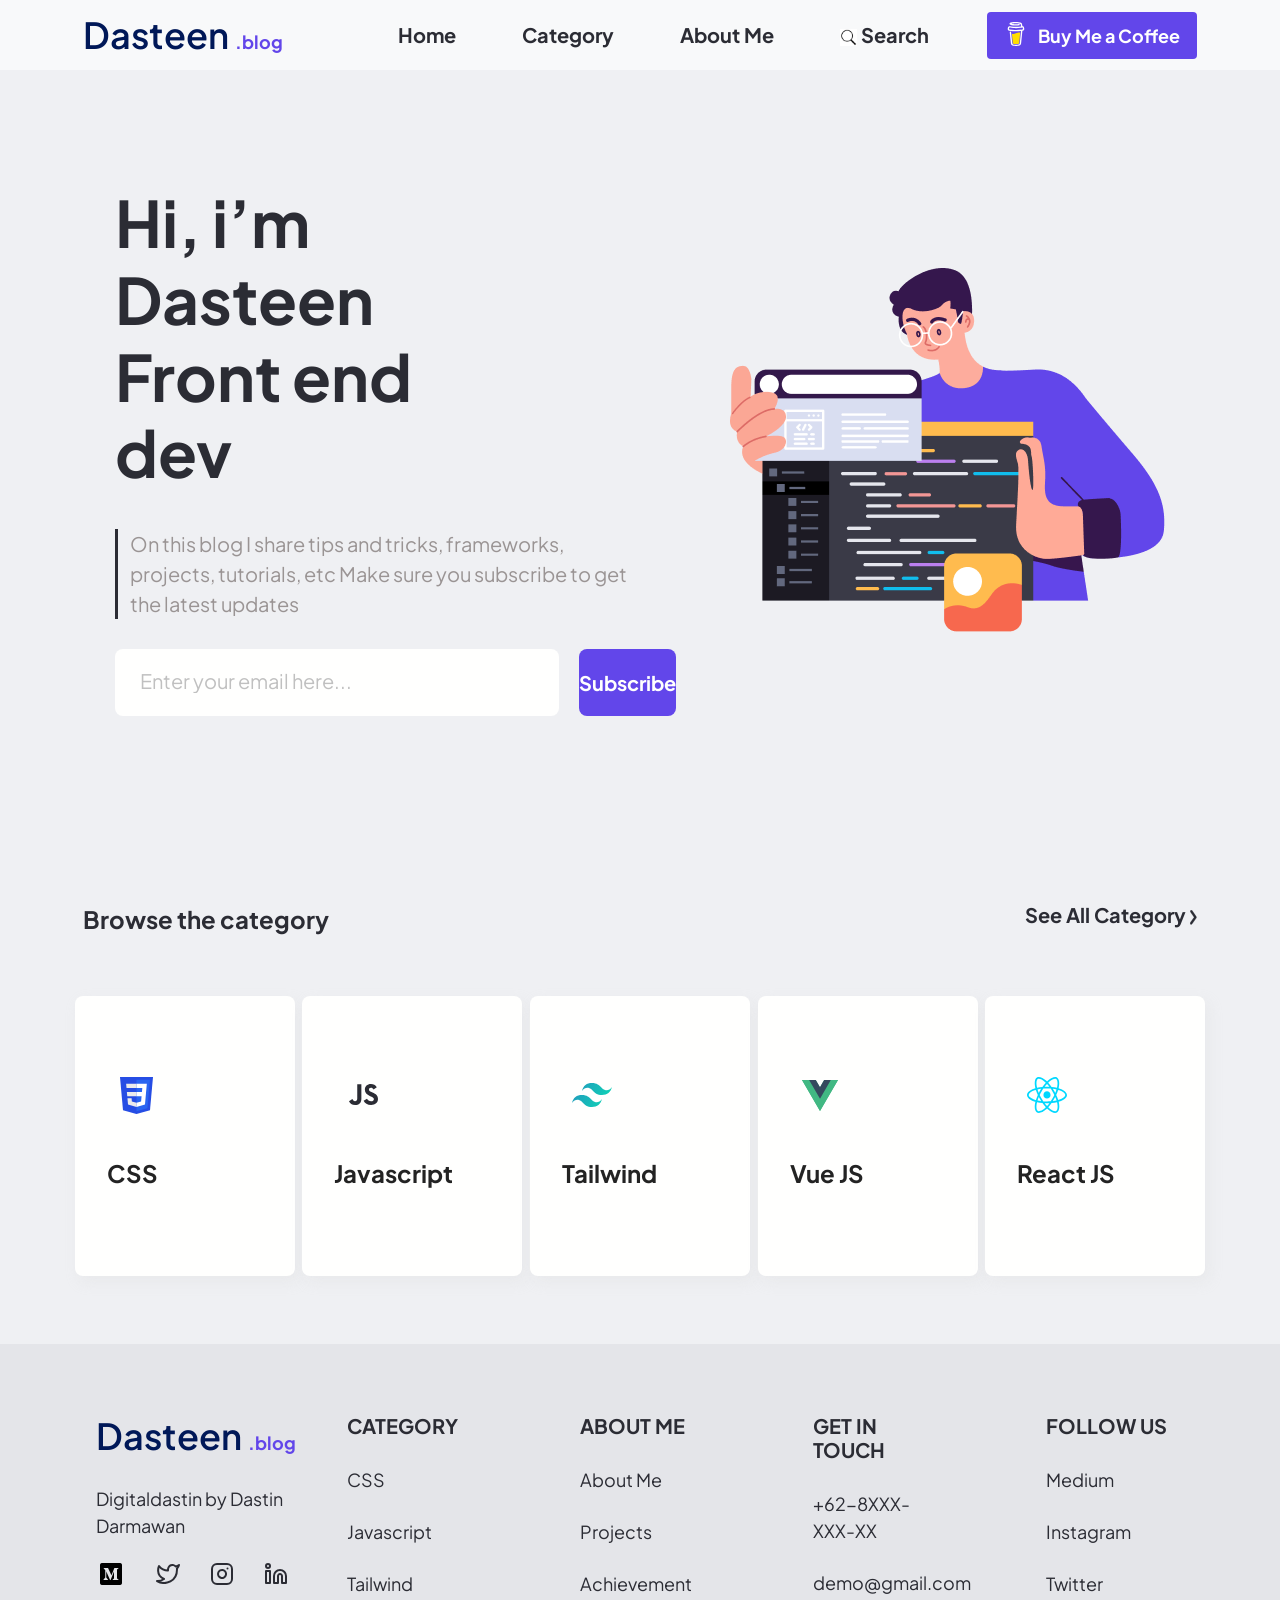
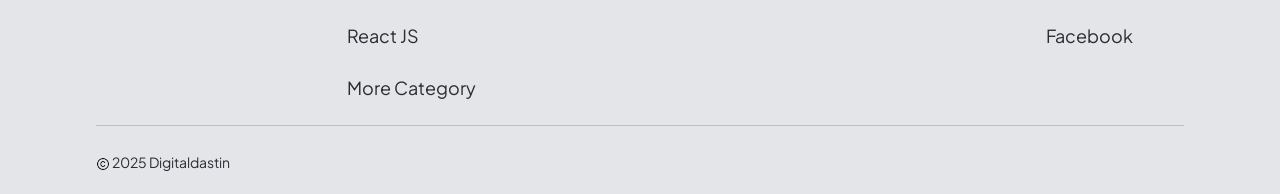
<file: aboutMe.html>
<!doctype html>
<html lang="en">
<head>
    <meta charset="UTF-8">
    <meta name="viewport"
          content="width=device-width, user-scalable=no, initial-scale=1.0, maximum-scale=1.0, minimum-scale=1.0">
    <meta http-equiv="X-UA-Compatible" content="ie=edge">
    <title>Dasteen Blog</title>
    <link rel="stylesheet" href="styles/reset.css">
    <link rel="stylesheet" href="styles/style_main.css">
    <link rel="stylesheet" href="styles/style_769-1279.css">
    <link rel="stylesheet" href="styles/style_481-768.css">
    <link rel="stylesheet" href="styles/style_0-480.css">
    <link rel="apple-touch-icon" sizes="180x180" href="favicon/apple-touch-icon.png">
    <link rel="icon" type="image/png" sizes="32x32" href="favicon/favicon-32x32.png">
    <link rel="icon" type="image/png" sizes="16x16" href="favicon/favicon-16x16.png">
    <link rel="manifest" href="favicon/site.webmanifest">
    <link rel="preconnect" href="https://fonts.googleapis.com">
    <link rel="preconnect" href="https://fonts.gstatic.com" crossorigin>
    <link href="https://fonts.googleapis.com/css2?family=Plus+Jakarta+Sans:ital,wght@0,200..800;1,200..800&display=swap" rel="stylesheet">
    <link href="https://cdn.jsdelivr.net/npm/bootstrap@5.0.2/dist/css/bootstrap.min.css" rel="stylesheet"
          integrity="sha384-EVSTQN3/azprG1Anm3QDgpJLIm9Nao0Yz1ztcQTwFspd3yD65VohhpuuCOmLASjC" crossorigin="anonymous">
    <link rel="home" href="index.html">
</head>
<body>
<header>
    <nav class="navbar navbar-expand-lg navbar-light bg-light">
        <div class="container-fluid" id="navbarContainer">
            <a class="dasteen" href="index.html">Dasteen <span>.blog</span></a>
            <button class="navbar-toggler" type="button" data-bs-toggle="collapse" data-bs-target="#navbarSupportedContent" aria-controls="navbarSupportedContent"
                    aria-expanded="false" aria-label="Toggle navigation">
                <span class="navbar-toggler-icon"></span>
            </button>
            <div class="collapse navbar-collapse" id="navbarSupportedContent">
                <input type="checkbox" id="search-toggle">
                <ul class="navbar-nav me-auto mb-2 mb-lg-0">
                    <li class="nav-item">
                        <a class="nav-link active" aria-current="page" href="index.html">Home</a>
                    </li>
                    <li class="nav-item dropdown">
                        <a class="nav-link dropdown-toggle" href="#" id="navbarDropdown" role="button" data-bs-toggle="dropdown" aria-expanded="false">
                            Category
                        </a>
                        <ul class="dropdown-menu" aria-labelledby="navbarDropdown">
                            <li><a class="dropdown-item" href="#catg">CSS</a></li>
                            <li><a class="dropdown-item" href="#catg">Javascript</a></li>
                            <li><a class="dropdown-item" href="#catg">Tailwind</a></li>
                            <li><a class="dropdown-item" href="#catg">Vue JS</a></li>
                            <li><a class="dropdown-item" href="#catg">React JS</a></li>

                            <li>
                                <hr class="dropdown-divider">
                            </li>
                            <li><a class="dropdown-item" href="#catgAnother">Another Category</a></li>
                        </ul>
                    </li>
                    <li class="nav-item">
                        <a class="nav-link" href="aboutMe.html">About Me</a>
                    </li>
                    <li class="nav-item">
                        <label for="search-toggle" class="nav-link search-btn">
                            <img src="images/icons8-search.gif" alt="search"> Search
                        </label>
                    </li>
                </ul>
                <div class="search-panel">
                    <label><input type="text" placeholder="Search..."></label>
                </div>
                <form class="d-flex">
                    <button class="" id="myButton" type="submit">
                        <svg xmlns="http://www.w3.org/2000/svg" width="24" height="24" viewBox="0 0 24 24" fill="none">
                            <path d="M20.2161 6.41496L20.0841 5.74896C19.9651 5.15096 19.6961 4.58596 19.0831 4.36996C18.8861 4.30096 18.6631 4.27196 18.5131 4.12896C18.3611 3.98596 18.3171 3.76296 18.2821 3.55696C18.2171 3.17896 18.1571 2.80096 18.0901 2.42396C18.0331 2.09896 17.9881 1.73396 17.8401 1.43696C17.6451 1.03696 17.2431 0.802961 16.8441 0.648961C16.6393 0.57239 16.4303 0.507617 16.2181 0.454961C15.2181 0.191961 14.1681 0.0949609 13.1411 0.0389609C11.9078 -0.0288453 10.6713 -0.00812547 9.44105 0.100961C8.52605 0.183961 7.56105 0.284961 6.69105 0.600961C6.37305 0.716961 6.04505 0.856961 5.80305 1.10196C5.50605 1.40396 5.41005 1.87196 5.62605 2.24796C5.78005 2.51496 6.04105 2.70396 6.31805 2.82796C6.67805 2.98996 7.05505 3.11196 7.44105 3.19396C8.51605 3.43196 9.63005 3.52496 10.7281 3.56396C11.9461 3.61396 13.1651 3.57396 14.3781 3.44596C14.6771 3.41296 14.9761 3.37296 15.2741 3.32696C15.6261 3.27296 15.8521 2.81396 15.7481 2.49296C15.6241 2.10996 15.2911 1.96196 14.9141 2.01996C14.4481 2.09396 13.9541 2.12796 13.5321 2.16596C12.3551 2.24596 11.1741 2.24796 9.99605 2.17196C9.60952 2.14638 9.22372 2.1107 8.83905 2.06496C8.75305 2.05496 8.65905 2.03996 8.58105 2.02896C8.33805 1.99296 8.09705 1.94896 7.85705 1.89896C7.74605 1.87196 7.74605 1.71396 7.85705 1.68696H7.86205C8.13905 1.62696 8.41905 1.57896 8.70005 1.53996H8.70205C8.83305 1.53096 8.96505 1.50796 9.09605 1.49196C10.234 1.37386 11.3787 1.33376 12.5221 1.37196C13.1961 1.39096 13.8691 1.43896 14.5391 1.51596L14.7671 1.54696C15.0341 1.58696 15.3001 1.63496 15.5651 1.69196C15.9571 1.77696 16.4601 1.80496 16.6351 2.23396C16.6901 2.37096 16.7151 2.52196 16.7461 2.66496L17.0651 4.14896C17.0718 4.18078 17.072 4.21365 17.0655 4.24553C17.059 4.27741 17.046 4.30761 17.0273 4.33425C17.0087 4.36089 16.9847 4.3834 16.957 4.40038C16.9292 4.41737 16.8983 4.42846 16.8661 4.43296H16.8631C16.8261 4.43896 16.7881 4.44296 16.7511 4.44796C15.1781 4.64865 13.5938 4.74719 12.0081 4.74296C10.4369 4.74134 8.86736 4.6398 7.30905 4.43896C7.16905 4.42196 7.01605 4.39696 6.89205 4.37896C6.56605 4.33096 6.24305 4.27096 5.91905 4.21796C5.52605 4.15296 5.15105 4.18596 4.79605 4.37896C4.50605 4.53896 4.26905 4.78296 4.12105 5.07996C3.96705 5.39596 3.92205 5.73996 3.85405 6.07996C3.78505 6.41996 3.67805 6.78696 3.71905 7.13596C3.80605 7.88896 4.33205 8.50096 5.08905 8.63796C8.83252 9.30602 12.6526 9.43265 16.4321 9.01396C16.5039 9.00579 16.5766 9.01384 16.6449 9.03751C16.7131 9.06118 16.7752 9.09987 16.8266 9.15073C16.8779 9.20159 16.9172 9.26333 16.9415 9.33138C16.9658 9.39944 16.9745 9.47208 16.9671 9.54396L16.8961 10.241L15.8781 20.148C15.8371 20.558 15.8311 20.98 15.7531 21.385C15.6311 22.022 15.2001 22.413 14.5711 22.556C13.9941 22.687 13.4061 22.756 12.8151 22.761C12.1591 22.765 11.5051 22.736 10.8491 22.739C10.1501 22.743 9.29305 22.679 8.75405 22.159C8.27905 21.701 8.21405 20.985 8.14905 20.366L7.41805 13.353L7.09605 10.259C7.05905 9.90796 6.81005 9.56396 6.41805 9.58096C6.08205 9.59596 5.70005 9.88096 5.74005 10.26L5.96805 12.445L6.91705 21.557C7.06405 22.901 8.09105 23.625 9.36305 23.829C10.1051 23.949 10.8661 23.973 11.6201 23.985C12.5861 24.001 13.5621 24.038 14.5121 23.863C15.9201 23.605 16.9771 22.665 17.1281 21.206C17.4681 17.874 17.8111 14.543 18.1521 11.211L18.3671 9.12396C18.3776 9.02047 18.4213 8.92315 18.4915 8.84641C18.5618 8.76968 18.6549 8.71762 18.7571 8.69796C19.1591 8.61996 19.5441 8.48596 19.8311 8.17996C20.2861 7.69196 20.3771 7.05696 20.2161 6.41496ZM18.7381 7.18696C18.5931 7.32396 18.3751 7.38796 18.1601 7.41996C15.7441 7.77896 13.2941 7.95996 10.8521 7.87996C9.10405 7.81996 7.37505 7.62596 5.64505 7.38196C5.47505 7.35796 5.29205 7.32696 5.17505 7.20196C4.95505 6.96596 5.06405 6.49196 5.12105 6.20696C5.17305 5.94696 5.27305 5.59796 5.58405 5.56096C6.06805 5.50396 6.63005 5.70896 7.11005 5.78096C7.68705 5.86896 8.26605 5.93996 8.84705 5.99296C11.3271 6.21896 13.8491 6.18296 16.3191 5.85296C16.7691 5.79296 17.2181 5.72296 17.6641 5.64296C18.0631 5.57096 18.5041 5.43696 18.7441 5.84896C18.9101 6.12996 18.9321 6.50596 18.9061 6.82296C18.8982 6.9614 18.8377 7.0916 18.7371 7.18696H18.7381Z"
                                  fill="#FFFFFE"/>
                            <path d="M9.47012 11.8751C10.7391 11.8751 11.7171 11.4571 12.5791 11.0871C13.3481 10.7581 14.0131 10.4741 14.8391 10.4741C15.2901 10.4783 15.737 10.5588 16.1611 10.7121L15.2211 20.6621C15.1561 21.4421 14.5051 22.0421 13.7221 22.0421C13.7221 22.0421 12.3831 22.1071 11.9361 22.1071C11.5211 22.1071 10.2781 22.0421 10.2781 22.0421C9.49512 22.0421 8.84312 21.4421 8.77812 20.6621L7.90112 11.6581C8.41195 11.8008 8.93973 11.8738 9.47012 11.8751Z"
                                  fill="#FFDD00"/>
                        </svg>
                        <span id="spanCoffee" >Buy Me a Coffee</span>
                    </button>
                </form>
            </div>
        </div>
    </nav>
</header>
<main>
    <div class="wrapper_dusteen">
        <div class="main_info">
            <h1>Hi, i’m Dasteen Front end dev</h1>
            <p>On this blog I share tips and tricks, frameworks, projects, tutorials, etc
                Make sure you subscribe to get the latest updates</p>
            <form class="email_subscribe">
                <label for="email"><input type="email" name="email" id="email" placeholder="Enter your email here..."></label>
                <input type="submit" value="Subscribe">
            </form>
        </div>
        <img src="images/Group.png" alt="devops">
    </div>
    <div class="categories" id="catg">
        <div class="browse_category">
            <h3>Browse the category</h3>
            <p id="catgAnother">See All Category
                <svg xmlns="http://www.w3.org/2000/svg" width="7" height="15" viewBox="0 0 7 15" fill="none">
                    <path d="M1.42694 0.156494C1.56761 0.173496 1.70287 0.223983 1.82343 0.303955C1.94256 0.383035 2.04476 0.489022 2.12518 0.613525L6.22968 6.59888L6.28046 6.67798C6.39149 6.86777 6.45036 7.09115 6.45038 7.3186C6.45038 7.57849 6.3734 7.83303 6.22968 8.03833L6.2287 8.03931L1.97968 14.0256C1.88143 14.1648 1.75447 14.2775 1.60858 14.3518C1.46578 14.4244 1.30917 14.4567 1.15155 14.4475C0.910764 14.448 0.681764 14.3498 0.503113 14.176C0.402713 14.0783 0.320345 13.9597 0.260925 13.8274C0.201563 13.6952 0.166046 13.5508 0.15448 13.4036C0.142959 13.2563 0.156013 13.1078 0.193542 12.9661C0.231052 12.8244 0.291913 12.6915 0.374207 12.5754L0.375183 12.5745L4.12128 7.31177L0.508972 2.04028V2.03931C0.428175 1.92213 0.368065 1.78878 0.332214 1.64673C0.296233 1.50412 0.284677 1.35467 0.298035 1.20728C0.311406 1.06001 0.350176 0.91684 0.411316 0.7854C0.472519 0.653884 0.555496 0.535837 0.65741 0.439697C0.758778 0.336303 0.878471 0.256702 1.00995 0.207275C1.1437 0.15705 1.28613 0.139511 1.42694 0.156494Z"
                          fill="#2B2C34" stroke="#2B2C34" stroke-width="0.3"/>
                </svg>
            </p>
        </div>
        <div class="AllCategory">
            <div class="catg">
                <div class="catg_white_block">
                    <svg xmlns="http://www.w3.org/2000/svg" width="33" height="37" viewBox="0 0 33 37" fill="none">
                        <path d="M16.4798 37L3.00326 33.3013L0 0H33L29.9936 33.2962L16.4798 37Z" fill="#264DE4"/>
                        <path d="M27.4198 31.1759L29.9889 2.72278H16.5V34.1688L27.4198 31.1759Z" fill="#2965F1"/>
                        <path d="M6.88492 15.0739L7.25514 19.1581H16.5001V15.0739H6.88492ZM6.14087 6.80725L6.51639 10.8915H16.5001V6.80725H6.14087ZM16.5001 25.6812L16.482 25.6859L11.881 24.4577L11.5869 21.2003H7.43973L8.01847 27.6133L16.4811 29.9357L16.5001 29.9306V25.6812Z"
                              fill="#EBEBEB"/>
                        <path d="M26.0887 15.0739L26.8345 6.80725H16.4857V10.8915H22.307L21.9311 15.0739H16.4857V19.1581H21.5729L21.0933 24.4552L16.4856 25.6846V29.9338L24.9549 27.6133L25.017 26.9232L25.988 16.1706L26.0887 15.0739Z"
                              fill="white"/>
                    </svg>
                </div>
                <p>CSS</p>
            </div>
            <div class="catg">
                <div class="catg_white_block">
                    <svg xmlns="http://www.w3.org/2000/svg" width="60" height="60" viewBox="0 0 60 60" fill="none">
                        <rect width="60" height="60" rx="7.45763" fill="#FFFFFE"/>
                        <path d="M15.0002 36.1433L18.3667 34.0646C19.0162 35.2395 19.607 36.2336 21.0243 36.2336C22.3827 36.2336 23.2394 35.6915 23.2394 33.5827V19.2413H27.3735V33.6423C27.3735 38.0109 24.8635 39.9995 21.2014 39.9995C17.8942 39.9995 15.9745 38.252 15 36.143L15.0002 36.1433ZM29.619 35.6913L32.9851 33.7029C33.8714 35.1794 35.0231 36.264 37.0605 36.264C38.7736 36.264 39.8659 35.3901 39.8659 34.1849C39.8659 32.7388 38.7437 32.2265 36.8538 31.3832L35.8204 30.9308C32.8377 29.6357 30.8592 28.0087 30.8592 24.574C30.8592 21.4104 33.2216 19 36.913 19C39.5413 19 41.4312 19.9341 42.7895 22.3745L39.5705 24.4837C38.8616 23.1882 38.0941 22.6761 36.9129 22.6761C35.702 22.6761 34.9342 23.4594 34.9342 24.4837C34.9342 25.749 35.702 26.2615 37.4738 27.0449L38.5073 27.4967C42.0215 29.0335 44 30.6 44 34.1248C44 37.9213 41.0765 40 37.149 40C33.3101 40 30.8295 38.1321 29.6188 35.6915"
                              fill="#2B2C34"/>
                    </svg>
                </div>
                <p>Javascript</p>
            </div>
            <div class="catg">
                <div class="catg_white_block">
                    <svg xmlns="http://www.w3.org/2000/svg" width="40" height="24" viewBox="0 0 40 24" fill="none">
                        <g clip-path="url(#clip0_20568_294)">
                            <path d="M20 0C14.6667 0 11.3333 2.65979 10 7.97922C12 5.31943 14.3333 4.32203 17 4.98701C18.5214 5.36634 19.6089 6.46738 20.8127 7.68592C22.7736 9.67122 25.043 11.9688 30 11.9688C35.3333 11.9688 38.6667 9.30904 40 3.98961C38 6.6494 35.6667 7.6468 33 6.98182C31.4786 6.60249 30.3911 5.50145 29.1873 4.28291C27.2264 2.29761 24.957 0 20 0ZM10 11.9688C4.66672 11.9688 1.33328 14.6286 0 19.9481C2 17.2883 4.33328 16.2909 7 16.9558C8.52141 17.3352 9.60891 18.4362 10.8127 19.6548C12.7736 21.6401 15.043 23.9377 20 23.9377C25.3333 23.9377 28.6667 21.2779 30 15.9584C28 18.6182 25.6667 19.6156 23 18.9506C21.4786 18.5713 20.3911 17.4703 19.1873 16.2517C17.2264 14.2664 14.957 11.9688 10 11.9688Z"
                                  fill="url(#paint0_linear_20568_294)"/>
                        </g>
                        <defs>
                            <linearGradient id="paint0_linear_20568_294" x1="-1.1112" y1="7.66005" x2="33.3904" y2="27.6049" gradientUnits="userSpaceOnUse">
                                <stop stop-color="#2298BD" offset=""/>
                                <stop offset="1" stop-color="#0ED7B5"/>
                            </linearGradient>
                            <clipPath id="clip0_20568_294">
                                <rect width="40" height="24" fill="white"/>
                            </clipPath>
                        </defs>
                    </svg>
                </div>
                <p>Tailwind</p>
            </div>
            <div class="catg">
                <div class="catg_white_block">
                    <svg xmlns="http://www.w3.org/2000/svg" width="36" height="31" viewBox="0 0 36 31" fill="none">
                        <path d="M28.8 0H36L18 30.9719L0 0H13.77L18 7.1819L22.14 0H28.8Z" fill="#41B883"/>
                        <path d="M0 0L18 30.9719L36 0H28.8L18 18.5832L7.11 0H0Z" fill="#41B883"/>
                        <path d="M7.11011 0L18.0001 18.6729L28.8001 0H22.1401L18.0001 7.1819L13.7701 0H7.11011Z" fill="#35495E"/>
                    </svg>
                </div>
                <p>Vue JS</p>
            </div>
            <div class="catg">
                <div class="catg_white_block">
                    <svg xmlns="http://www.w3.org/2000/svg" width="40" height="36" viewBox="0 0 40 36" fill="none">
                        <g clip-path="url(#clip0_20568_360)">
                            <path d="M32.888 11.6565C32.4623 11.5089 32.033 11.3722 31.6005 11.2465C31.6731 10.9465 31.74 10.6501 31.7994 10.3589C32.7741 5.57773 32.1369 1.72588 29.9605 0.457674C27.8737 -0.758116 24.4611 0.509621 21.0145 3.54073C20.6749 3.83999 20.3427 4.14788 20.0184 4.4641C19.8013 4.25382 19.5804 4.04763 19.3558 3.84562C15.7436 0.604674 12.123 -0.761274 9.94891 0.510568C7.86406 1.73015 7.24672 5.35115 8.12422 9.88241C8.21152 10.3312 8.31009 10.7776 8.41984 11.2214C7.90734 11.3685 7.41281 11.5251 6.93953 11.6919C2.70453 13.184 0 15.5223 0 17.9477C0 20.4527 2.90344 22.9653 7.31437 24.4888C7.67198 24.6118 8.03256 24.7258 8.39578 24.8306C8.27782 25.3085 8.17309 25.7897 8.08172 26.2735C7.24516 30.7261 7.89844 34.2615 9.97766 35.4734C12.1252 36.7248 15.7295 35.4386 19.2391 32.3384C19.5236 32.0863 19.802 31.8271 20.0737 31.561C20.4249 31.9035 20.7855 32.2359 21.155 32.558C24.5547 35.5141 27.9122 36.7078 29.9894 35.4926C32.1348 34.2375 32.8322 30.4395 31.9269 25.8187C31.8556 25.4567 31.7756 25.0965 31.687 24.7384C31.9402 24.6626 32.1886 24.5846 32.4308 24.5035C37.0164 22.9683 40 20.4862 40 17.9477C40 15.5134 37.2081 13.1594 32.888 11.6565ZM31.8934 22.8645C31.6747 22.9376 31.4503 23.0082 31.2216 23.0769C30.7153 21.4574 30.0322 19.7354 29.1961 17.956C29.9939 16.2192 30.6508 14.5191 31.1428 12.9102C31.552 13.0299 31.9491 13.156 32.3319 13.2891C36.0334 14.5769 38.2912 16.4807 38.2912 17.9477C38.2912 19.5102 35.8528 21.5387 31.8934 22.8645ZM30.2506 26.1541C30.6509 28.1973 30.708 30.0446 30.4428 31.4889C30.2047 32.7866 29.7256 33.6517 29.1331 33.9983C27.8727 34.7357 25.1769 33.7773 22.2695 31.249C21.9258 30.9496 21.5904 30.6405 21.2638 30.3222C22.3909 29.0766 23.5173 27.6285 24.6167 26.0202C26.5505 25.8468 28.3773 25.5633 30.0341 25.1763C30.1139 25.5004 30.1861 25.8265 30.2506 26.1541ZM13.6369 33.8709C12.4053 34.3103 11.4244 34.3229 10.8314 33.9775C9.56969 33.2422 9.04516 30.4034 9.76062 26.5956C9.84567 26.1456 9.94306 25.6981 10.0527 25.2536C11.6911 25.6199 13.5047 25.8833 15.443 26.0422C16.5498 27.6159 17.7087 29.0624 18.8767 30.329C18.6285 30.5717 18.3744 30.8082 18.1147 31.0383C16.5627 32.4091 15.0075 33.3817 13.6369 33.8709ZM7.86719 22.8549C5.91672 22.1812 4.30594 21.3056 3.20188 20.3502C2.20969 19.4917 1.70891 18.6393 1.70891 17.9477C1.70891 16.4758 3.88031 14.5984 7.50203 13.3225C7.94156 13.1677 8.40156 13.0217 8.87891 12.8846C9.37953 14.5299 10.0361 16.2501 10.8284 17.9897C10.0258 19.7549 9.35984 21.5027 8.85437 23.1674C8.52283 23.0714 8.19367 22.9672 7.86719 22.8549ZM9.80125 9.55067C9.04953 5.66852 9.54875 2.74004 10.8052 2.00504C12.1433 1.2222 15.1023 2.33836 18.2212 5.13688C18.4246 5.31979 18.6247 5.5064 18.8214 5.69662C17.6592 6.95773 16.5109 8.39346 15.4139 9.95789C13.5327 10.1341 11.7319 10.417 10.0763 10.7961C9.97425 10.3834 9.88255 9.96821 9.80125 9.55083V9.55067ZM27.0555 13.8561C26.6644 13.1736 26.2589 12.4996 25.8391 11.8346C27.1153 11.9977 28.3381 12.2142 29.4864 12.4788C29.1417 13.5955 28.712 14.7628 28.2063 15.9596C27.8366 15.2508 27.4529 14.5495 27.0555 13.8561ZM20.0192 6.93073C20.8073 7.79362 21.5967 8.75694 22.3731 9.8022C20.7981 9.72703 19.2205 9.72672 17.6455 9.80125C18.4227 8.76562 19.2188 7.80357 20.0192 6.93073ZM12.9378 13.868C12.5454 14.5558 12.1689 15.2527 11.8086 15.9582C11.3111 14.7656 10.8853 13.5929 10.5377 12.4605C11.6789 12.2025 12.8959 11.9916 14.1641 11.8315C13.7396 12.5005 13.3307 13.1794 12.9378 13.8678V13.868ZM14.2005 24.1867C12.8903 24.0389 11.655 23.8389 10.5141 23.5878C10.8672 22.4352 11.3023 21.2376 11.8106 20.0194C12.1723 20.7255 12.5504 21.4228 12.9445 22.1109C13.3498 22.8183 13.7695 23.5111 14.2005 24.1867ZM20.0664 29.0862C19.2564 28.2033 18.4486 27.2264 17.6597 26.1757C18.4256 26.206 19.2064 26.2215 20 26.2215C20.8153 26.2215 21.6213 26.203 22.4145 26.1674C21.6356 27.2369 20.8492 28.2153 20.0664 29.0862ZM28.2223 19.9572C28.757 21.1888 29.2077 22.3801 29.5655 23.513C28.4058 23.7805 27.1536 23.9958 25.8342 24.1558C26.257 23.4785 26.6664 22.7928 27.0622 22.099C27.4646 21.3939 27.8514 20.6798 28.2223 19.9572ZM25.582 21.2363C24.9761 22.2999 24.3361 23.3434 23.6631 24.365C22.444 24.4522 21.2222 24.4956 20 24.4949C18.7552 24.4949 17.5444 24.4558 16.3784 24.3794C15.6878 23.3601 15.0357 22.3148 14.4233 21.2458H14.4234C13.8139 20.1824 13.2446 19.096 12.7167 17.9889C13.2433 16.8816 13.8109 15.7946 14.4183 14.7304L14.4181 14.7306C15.0253 13.6661 15.6723 12.6253 16.3577 11.6104C17.5472 11.5195 18.767 11.4721 19.9998 11.4721H20C21.2384 11.4721 22.4598 11.5199 23.6491 11.6115C24.3275 12.6249 24.9704 13.6621 25.5764 14.7213C26.1858 15.7831 26.7609 16.8648 27.3008 17.9644C26.7665 19.0753 26.1932 20.1666 25.582 21.2363ZM29.107 1.95357C30.4464 2.7342 30.9673 5.88215 30.1258 10.0103C30.072 10.2737 30.0117 10.5419 29.9461 10.814C28.2864 10.4268 26.4844 10.139 24.5977 9.9601C23.4986 8.37846 22.3597 6.94052 21.2164 5.69567C21.516 5.40381 21.8228 5.11951 22.1364 4.84304C25.0895 2.24615 27.8495 1.22078 29.107 1.95357ZM20 14.3382C21.9727 14.3382 23.5719 15.9543 23.5719 17.9477C23.5719 19.9411 21.9727 21.5572 20 21.5572C18.0273 21.5572 16.4281 19.9411 16.4281 17.9477C16.4281 15.9543 18.0273 14.3382 20 14.3382Z"
                                  fill="#00D8FF"/>
                        </g>
                        <defs>
                            <clipPath id="clip0_20568_360">
                                <rect width="40" height="36" fill="white"/>
                            </clipPath>
                        </defs>
                    </svg>
                </div>
                <p>React JS</p>
            </div>
        </div>
    </div>
</main>
<footer>
    <div class="footer_container">
        <aside class="footer_left">
            <h2 class="dasteen">Dasteen <span>.blog</span></h2>
            <p>Digitaldastin by Dastin Darmawan</p>
            <div class="social_websites">
                <img src="images/cffe0594ae0fd5e98ccd648460c958e386038c60.png" alt="m">
                <svg xmlns="http://www.w3.org/2000/svg" width="24" height="20" viewBox="0 0 24 20" fill="none">
                    <path d="M23 1.01006C22.0424 1.68553 20.9821 2.20217 19.86 2.54006C19.2577 1.84757 18.4573 1.35675 17.567 1.13398C16.6767 0.911216 15.7395 0.967251 14.8821 1.29451C14.0247 1.62177 13.2884 2.20446 12.773 2.96377C12.2575 3.72309 11.9877 4.62239 12 5.54006V6.54006C10.2426 6.58562 8.50127 6.19587 6.93101 5.4055C5.36074 4.61513 4.01032 3.44869 3 2.01006C3 2.01006 -1 11.0101 8 15.0101C5.94053 16.408 3.48716 17.109 1 17.0101C10 22.0101 21 17.0101 21 5.51006C20.9991 5.23151 20.9723 4.95365 20.92 4.68006C21.9406 3.67355 22.6608 2.40277 23 1.01006V1.01006Z"
                          stroke="#2B2C34" stroke-width="2" stroke-linecap="round" stroke-linejoin="round"/>
                </svg>
                <svg xmlns="http://www.w3.org/2000/svg" width="24" height="24" viewBox="0 0 24 24" fill="none">
                    <path d="M17 2H7C4.23858 2 2 4.23858 2 7V17C2 19.7614 4.23858 22 7 22H17C19.7614 22 22 19.7614 22 17V7C22 4.23858 19.7614 2 17 2Z" stroke="#2B2C34"
                          stroke-width="2" stroke-linecap="round" stroke-linejoin="round"/>
                    <path d="M16 11.3701C16.1234 12.2023 15.9812 13.0523 15.5937 13.7991C15.2062 14.5459 14.5931 15.1515 13.8416 15.5297C13.0901 15.908 12.2384 16.0397 11.4077 15.906C10.5771 15.7723 9.80971 15.3801 9.21479 14.7852C8.61987 14.1903 8.22768 13.4229 8.09402 12.5923C7.96035 11.7616 8.09202 10.91 8.47028 10.1584C8.84854 9.40691 9.45414 8.7938 10.2009 8.4063C10.9477 8.0188 11.7977 7.87665 12.63 8.00006C13.4789 8.12594 14.2648 8.52152 14.8716 9.12836C15.4785 9.73521 15.8741 10.5211 16 11.3701Z"
                          stroke="#2B2C34" stroke-width="2" stroke-linecap="round" stroke-linejoin="round"/>
                    <path d="M17.5 6.5H17.51" stroke="#2B2C34" stroke-width="2" stroke-linecap="round" stroke-linejoin="round"/>
                </svg>
                <svg xmlns="http://www.w3.org/2000/svg" width="24" height="24" viewBox="0 0 24 24" fill="none">
                    <path d="M16 8C17.5913 8 19.1174 8.63214 20.2426 9.75736C21.3679 10.8826 22 12.4087 22 14V21H18V14C18 13.4696 17.7893 12.9609 17.4142 12.5858C17.0391 12.2107 16.5304 12 16 12C15.4696 12 14.9609 12.2107 14.5858 12.5858C14.2107 12.9609 14 13.4696 14 14V21H10V14C10 12.4087 10.6321 10.8826 11.7574 9.75736C12.8826 8.63214 14.4087 8 16 8V8Z"
                          stroke="#2B2C34" stroke-width="2" stroke-linecap="round" stroke-linejoin="round"/>
                    <path d="M6 9H2V21H6V9Z" stroke="#2B2C34" stroke-width="2" stroke-linecap="round" stroke-linejoin="round"/>
                    <path d="M4 6C5.10457 6 6 5.10457 6 4C6 2.89543 5.10457 2 4 2C2.89543 2 2 2.89543 2 4C2 5.10457 2.89543 6 4 6Z" stroke="#2B2C34" stroke-width="2"
                          stroke-linecap="round" stroke-linejoin="round"/>
                </svg>
            </div>
        </aside>
        <aside class="footer_right">
            <section>
                <h4>Category</h4>
                <p>CSS</p>
                <p>Javascript</p>
                <p>Tailwind</p>
                <p>React JS</p>
                <p>More Category</p>
            </section>
            <section>
                <h4>About Me</h4>
                <p>About Me</p>
                <p>Projects</p>
                <p>Achievement</p>
            </section>
            <section>
                <h4>Get in touch</h4>
                <p>+62-8XXX-XXX-XX</p>
                <p>demo@gmail.com</p>
            </section>
            <section>
                <h4>Follow us</h4>
                <p>Medium</p>
                <p>Instagram</p>
                <p>Twitter</p>
                <p>Facebook</p>
            </section>
        </aside>
    </div>
    <section>
        <p><img src="images/icons8-circled-c-48%20(2).png" alt="c"> 2025 Digitaldastin</p>
    </section>
</footer>
<script src="https://cdn.jsdelivr.net/npm/bootstrap@5.0.2/dist/js/bootstrap.bundle.min.js"
        integrity="sha384-MrcW6ZMFYlzcLA8Nl+NtUVF0sA7MsXsP1UyJoMp4YLEuNSfAP+JcXn/tWtIaxVXM" crossorigin="anonymous"></script>
</body>
</html>
</file>
<file: styles/style_main.css>
* {
    font-family: "Plus Jakarta Sans", sans-serif;
    scroll-behavior: smooth;
}


/*-----------------------HEADER--------------------*/
header {
    width: 100%;
    position: fixed;
    top: 0;
    left: 0;
}

#navbarContainer {
    padding: 0 6.5%;

}

#navbarSupportedContent .nav-link {
    color: #2B2C34;
    font-size: 20px;
    font-weight: 700;
}

.collapse li:last-child img {
    width: 17px;
    height: 17px;
}
.dasteen {
    color: #001858;
    font-size: 36px;
    font-weight: 600;
    text-decoration: none;
}

.dasteen:hover {
    color: #6246EA;
}

.dasteen span {
    color: #6246EA;
    font-size: 18px;
    font-weight: 700;
}

#myButton {
    display: flex;
    padding: 10px 17px;
    align-items: flex-start;
    gap: 10px;
    border-radius: 4px;
    background: #6246EA;
    color: #FFFFFE;
    font-size: 18px;
    font-weight: 700;
}

#myButton:focus, #myButton:active {
    outline: 2px solid #332867;

}

#navbarSupportedContent ul {
    column-gap: 50px;
}

#navbarSupportedContent.navbar-collapse {
    flex-grow: 0;
    gap: 50px;
}

.dropdown-toggle::after {
    display: none !important;
}

#search-toggle {
    display: none;
    width: 100vw;
}

.search-panel {
    width: 100vw;
    height: 50px;
    position: absolute;
    right: 0;
    top: 70px;;
    display: none;
}


.search-panel input {
    width: 100vw;
    height: 40px;
    padding: 0 15px;
    border-radius: 8px;
    border: none;
    box-shadow: rgba(0, 0, 0, 0.07) 0 1px 2px, rgba(0, 0, 0, 0.07) 0 2px 4px, rgba(0, 0, 0, 0.07) 0 4px 8px, rgba(0, 0, 0, 0.07) 0 8px 16px, rgba(0, 0, 0, 0.07) 0 16px 32px, rgba(0, 0, 0, 0.07) 0 32px 64px;
}

.search-panel input::placeholder {
    color: #6246EA;
    padding-left: 20px;
}

.search-panel input:focus {
    outline: 3px solid #6246EA;
}

#search-toggle:checked ~ .search-panel {
    display: block;
}

/*-----------------------MAIN--------------------*/
/*FIRST_BLOCK*/
.wrapper_dusteen {
    width: 100%;
    display: flex;
    align-items: center;
    justify-content: center;
    height: 100vh;
    gap: 8.1vw;
    background: #EFF0F3;
}

.main_info {
    display: flex;
    flex-direction: column;
    align-items: center;
    justify-content: flex-start;
    width: 40vw;
}

.main_info h1 {
    color: #2B2C34;
    font-size: 64px;
    font-weight: 700;
    padding-right: 150px;
}

.main_info p {
    color: #9A9494;
    font-size: 20px;
    font-weight: 400;
    border-left: 3px solid #2B2C34;
    margin: 30px 0;
    padding-left: 12px;
}

.main_info form input[type=email] {
    width: 444px;
    height: 67px;
    border-radius: 8px;
    background: #FFFFFE;
    border: none;
    padding-left: 25px;
}

.main_info form input[type=submit] {
    width: 145px;
    height: 67px;
    color: #FFFFFE;
    font-size: 20px;
    font-weight: 700;
    border-radius: 8px;
    background: #6246EA;
    border: none;
    transition: 0.5s;
}

.main_info form input[type=email]::placeholder {
    color: #C0C0C0;
    font-size: 20px;
    font-weight: 400;
}

.main_info form input[type=email]:focus {
    outline: 2px solid #6246EA;
}

.main_info form input[type=submit]:hover {
    scale: 1.05;
    transition: 0.5s;
}

.main_info form {
    display: flex;
    justify-content: flex-start;
    width: 100%;
    gap: 20px;
}

/*SECOND_BLOCK*/

.categories {
    background: #EFF0F3;
    padding: 0 6.5%;
}

.browse_category {
    display: flex;
    align-items: center;
    justify-content: space-between;
    color: #2B2C34;
    margin-bottom: 50px;
}

.browse_category h3 {
    font-size: 24px;
    font-weight: 700;
}

.browse_category p {
    text-align: right;
    font-size: 20px;
    font-weight: 700;
}

.catg {
    display: flex;
    justify-content: center;
    flex-direction: column;
    align-items: flex-start;
    border-radius: 8px;
    width: 220px;
    height: 280px;
    box-shadow: 4px 6px 13px 0 rgba(215, 215, 215, 0.25);
    background: #FFFFFE;
    padding-left: 32px;
    color: #232323;
    font-size: 24px;
    font-weight: 700;
    margin-bottom: 68px;
    transition: 1s;
}
.catg:hover {
    box-shadow: rgb(38, 57, 77) 0 20px 30px -10px;
    transition: 1s;
}

.catg:active {
    color: #FFFFFE;
    background: #6246EA;
}

.AllCategory {
    display: grid;
    grid-template-columns: repeat(auto-fit, minmax(200px, 1fr));
    gap: 24px;
    flex-wrap: wrap;
    justify-content: center;
    align-content: center;
    align-items: center;
    justify-items: center;
}

.catg_white_block {
    display: flex;
    justify-content: center;
    align-items: center;
    width: 60px;
    height: 60px;
    border-radius: 8px;
    background: #FFFFFE;
    margin-bottom: 30px;
}

/*THIRD_BLOCK*/
.articles {
    margin-bottom: 30px;
}

.articles_wrapper {
    width: 87vw;
    margin: 80px auto 30px auto;
}

.cards_grid {
    width: 100%;
    background: #FFFFFE;
}

.four_articles {
    display: grid;
    grid-template-columns: repeat(auto-fit, minmax(260px, 1fr));
    gap: 16px;
    padding-bottom: 80px;
    justify-items: center;
    align-items: center;
    justify-content: center;
    align-content: center;
}

.article {
    display: flex;
    justify-content: space-between;
    align-items: center;
    flex-direction: column;
    width: 300px;
    height: 425px;
    padding: 20px;
    color: #2B2C34;
    border-radius: 12px;
    background: #FFFFFE;
    box-shadow: 4px 6px 13px 0 rgba(215, 215, 215, 0.25);
    transition: 1s;
}

.image_block {
    width: 100%;
}

.image_block > img {
    border-radius: 12px;
    margin-bottom: 25px;
    width: 100%;
    height: 200px;
    object-fit: cover;
}

.article h3 {
    font-size: 20px;
    font-weight: 700;
    text-transform: capitalize;
}

.profil_block {
    display: flex;
    justify-content: center;
    align-items: center;
    height: 57px;
}

.profil_block img {
    width: 57px;
    height: 57px;
    margin-right: 15px;
}

.profil_block aside img {
    width: 6px;
    height: 6px;
    margin: 0 10px;
}

.profil_block h4 {
    font-size: 16px;
    font-weight: 600;
}

.profil_block p {
    font-size: 14px;
    font-weight: 400;
    margin-bottom: 0;
}

.profil_block aside {
    display: flex;
    flex-direction: column;
    justify-content: center;
}

.article:hover {
    box-shadow: rgb(38, 57, 77) 0 20px 30px -10px;
    transition: 1s;
}

/*FOURTH_BLOCK*/
.wrapper_subscribe {
    display: flex;
    width: 100%;
    height: 50vh;
    background: #EFF0F3;
}

.subscribe_form {
    display: flex;
    justify-content: center;
    align-items: center;
    flex-direction: column;
    margin: auto;
    flex-wrap: wrap;
}

.circle_post {
    width: 130px;
    height: 130px;
    border-radius: 50%;
    display: flex;
    justify-content: center;
    align-items: flex-end;
    background: #FFFFFE;
    overflow: hidden;
}

.circle_post img {
    width: 80px;
    height: 106px;
}

.subscribe_form h3 {
    color: #2B2C34;
    font-size: 36px;
    font-weight: 700;
    margin: 30px 0 10px 0;
}

.subscribe_form p {
    color: #C0C0C0;
    text-align: center;
    font-size: 20px;
    font-weight: 400;
    margin-bottom: 30px;
}

.email_subscribe input[type=email] {
    width: 444px;
    height: 67px;
    border-radius: 8px;
    background: #FFFFFE;
    border: none;
    padding-left: 25px;
}

.email_subscribe input[type=submit] {
    width: 145px;
    height: 67px;
    color: #FFFFFE;
    font-size: 20px;
    font-weight: 700;
    border-radius: 8px;
    background: #6246EA;
    border: none;
    transition: 0.5s;
}

.email_subscribe input[type=email]::placeholder {
    color: #C0C0C0;
    font-size: 20px;
    font-weight: 400;
}

.email_subscribe input[type=email]:focus {
    outline: 2px solid #6246EA;
}

.email_subscribe input[type=submit]:hover {
    scale: 1.05;
    transition: 0.5s;
}

.email_subscribe {
    display: flex;
    justify-content: center;
    align-items: center;
    width: 100%;
    gap: 20px;
}

/*-----------------------FOOTER--------------------*/
footer .footer_container {
    display: flex;
    justify-content: space-between;
    align-items: flex-start;
    width: 85vw;
    margin: 0 auto;
    padding: 70px 0 50px 0;
    border-bottom: 1px solid #C0C0C0;
    height: 90%;

}

footer {
    width: 100%;
    height: 50vh;
    background: #E4E5E9;
    padding-bottom: 26px;
}

footer > section {
    display: flex;
    justify-content: flex-start;
    align-items: center;
    width: 85vw;
    margin: auto;

}

footer > section > p {
    color: #2B2C34;
    font-size: 14px;
    font-weight: 400;
    align-items: center;
    justify-content: center;
    padding-top: 26px;
}

footer > section > p > img {
    width: 14px;
    height: 14px;
}

.footer_right section {
    width: auto;
    display: flex;
    flex-direction: column;
    align-items: flex-start;
    justify-content: flex-start;
    gap: 20px;
}

.footer_right h4 {
    font-size: 20px;
    font-weight: 700;
    text-transform: uppercase;
}

.footer_right p {
    font-size: 18px;
    font-weight: 400;
    margin-bottom: 5px;
}

.footer_right {
    display: grid;
    grid-template-columns: repeat(4, minmax(120px, 1fr));
    gap: 95px;
    color: #2B2C34;
}

.footer_left {
    display: flex;
    flex-direction: column;
}

.footer_left p {
    color: #2B2C34;
    font-size: 18px;
    font-weight: 400;
    margin: 20px 0;
}

.social_websites {
    display: flex;
    align-items: center;
    gap: 30px;
}
</file>
<file: styles/style_769-1279.css>
@media screen and (min-width: 769px) and (max-width: 1279px) {
    .wrapper_dusteen {
        flex-direction: column;
        width: 100%;
    }
    .main_info{
        width: 70vw;
        margin: 0 auto;
        order: 1;
    }
    .wrapper_dusteen img{
        order: 0;
    }
    .main_info form input[type=email] {
        width: 53vw;
    }
    .footer_container{
        flex-direction: column;
    }
    .footer_right{
        display: flex;
        flex-direction: column;
        gap: 15px;
    }
    .footer_right h4:after{
        content: ':';
    }
    .footer_right section{
flex-direction: row;
        flex-wrap: wrap;
    }
}


@media (min-width: 980px) and (max-width: 1200px) {
    #spanCoffee {
        display: none !important;
    }

    #myButton {
        width: 60px;
    }
    #navbarSupportedContent ul {
        column-gap: 20px;
    }

}
</file>
<file: styles/style_481-768.css>
@media screen and (min-width: 481px) and (max-width: 768px) {
    .wrapper_dusteen {
        flex-direction: column;
        width: 100%;
    }

    .wrapper_dusteen h1 {
        font-size: 3em;
    }

    .browse_category h3 {
        font-size: 1.3em;
    }

    .main_info {
        width: 70vw;
        margin: 0 auto;
        order: 1;
    }

    .wrapper_dusteen img {
        order: 0;
        margin-top: 50px;
    }

    .main_info form input[type=email] {
        width: 53vw;
    }

    .footer_container {
        flex-direction: column;
    }

    .footer_right {
        display: flex;
        flex-direction: column;
        gap: 15px;
    }

    .footer_right h4:after {
        content: ':';
    }

    .footer_right section {
        flex-direction: row;
        flex-wrap: wrap;
    }

    .subscribe_form {
        width: 80vw;
        text-align: center;
    }
    .email_subscribe input[type=email] {
        min-width: 250px;
        max-width: 59vw;
    }
    footer {
        height: 900px;
    }
}
</file>
<file: styles/style_0-480.css>
@media screen and (min-width: 0) and (max-width: 480px) {
    .wrapper_dusteen {
        flex-direction: column;
        width: 100%;
        height: 120vh;
    }
#catgAnother{
    font-size: 1em;
}
    .wrapper_dusteen h1 {
        font-size: 2em;
        margin: 0 auto;
    }

    .browse_category h3 {
        font-size: 1.1em;
    }

    .main_info {
        width: 70vw;
        margin: 0 auto;
        order: 1;
    }

    .wrapper_dusteen img {
        order: 0;
        max-width: 80vw;
        min-width: 150px;
        margin-top: 50px;
    }

    .main_info form {
        display: flex;
        flex-direction: column;
        justify-content: center;
        align-items: center;
    }

    .main_info form input[type=email] {
        width: 53vw;
    }

    .footer_container {
        flex-direction: column;
    }

    .footer_right {
        display: flex;
        flex-direction: column;
        gap: 15px;
    }

    .footer_right h4:after {
        content: ':';
    }

    .footer_right section {
        flex-direction: row;
        flex-wrap: wrap;
    }

    .wrapper_subscribe {
        height: 900px;
    }

    .subscribe_form {
        width: 80vw;
        text-align: center;
    }

    .email_subscribe input[type=email] {
        min-width: 250px;
        max-width: 59vw;
    }

    .email_subscribe {
        flex-direction: column;
    }

    footer {
        height: 1000px;
    }
}
</file>
